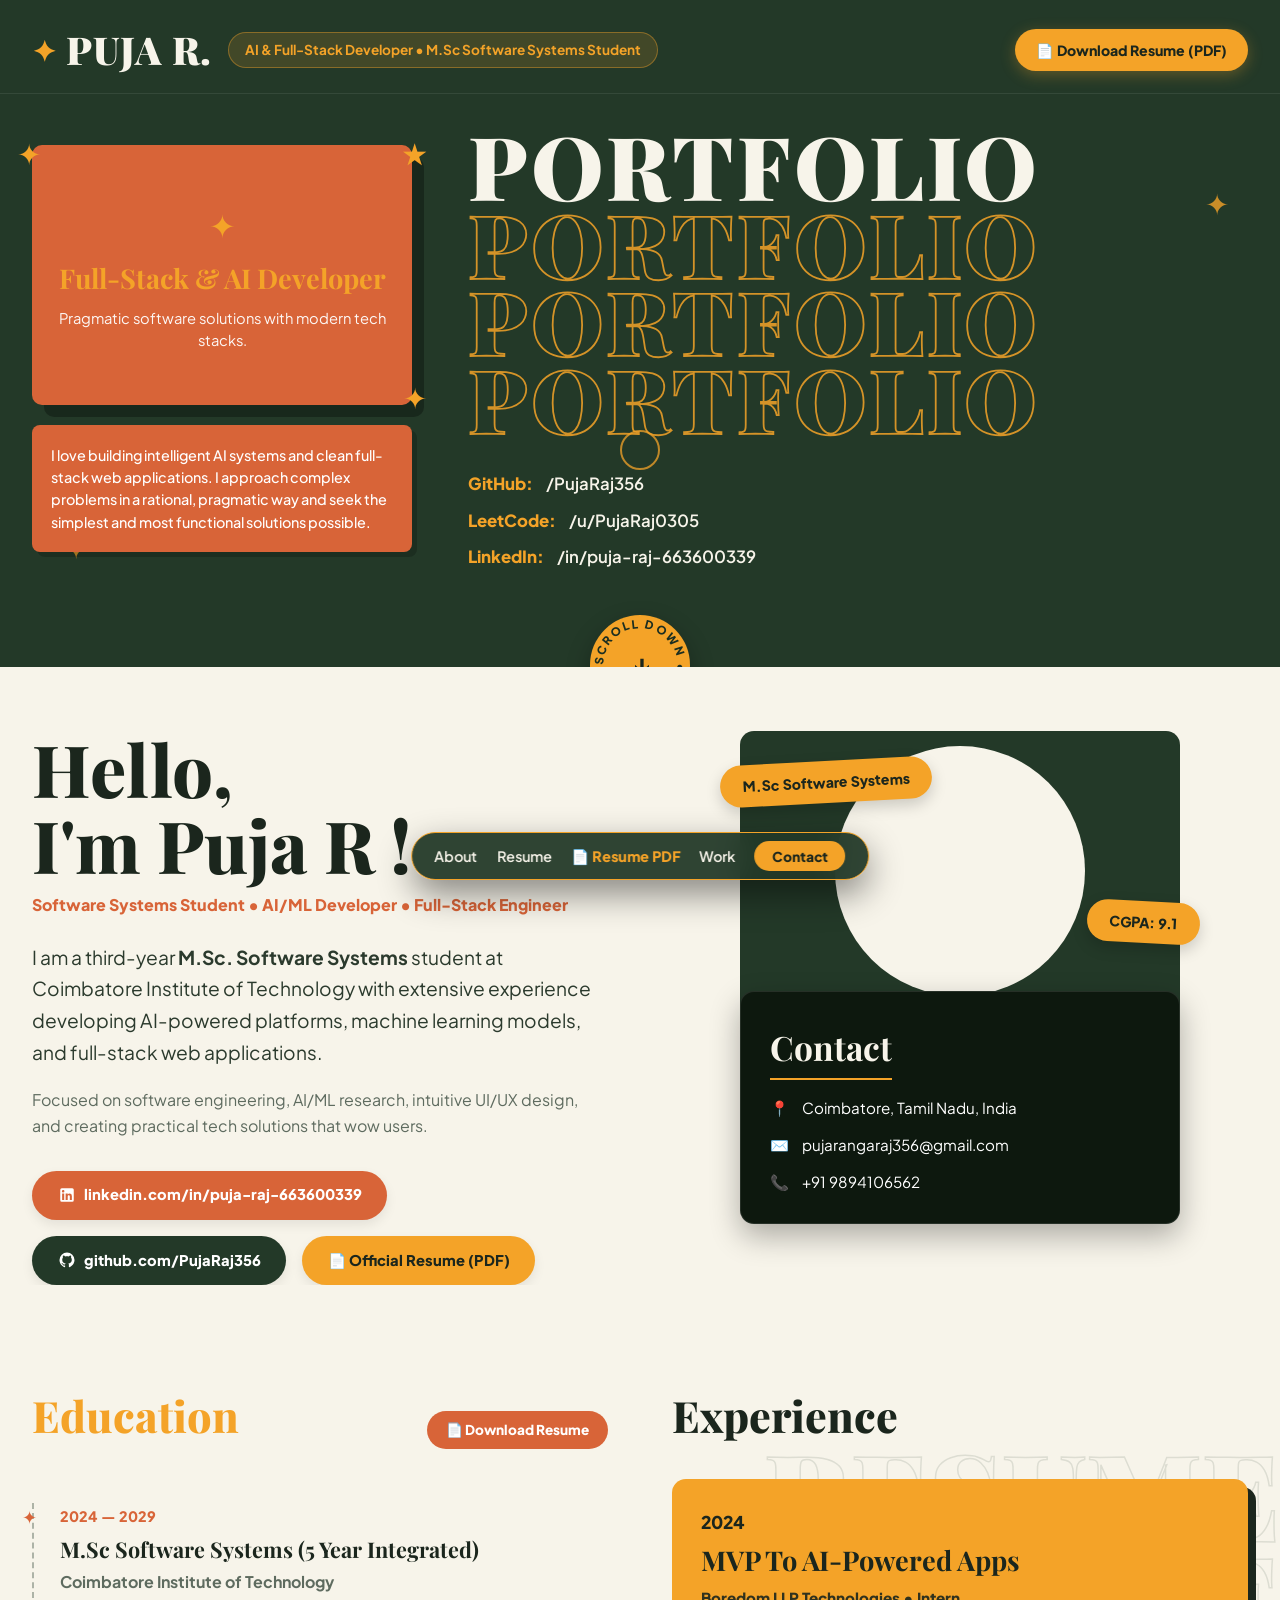
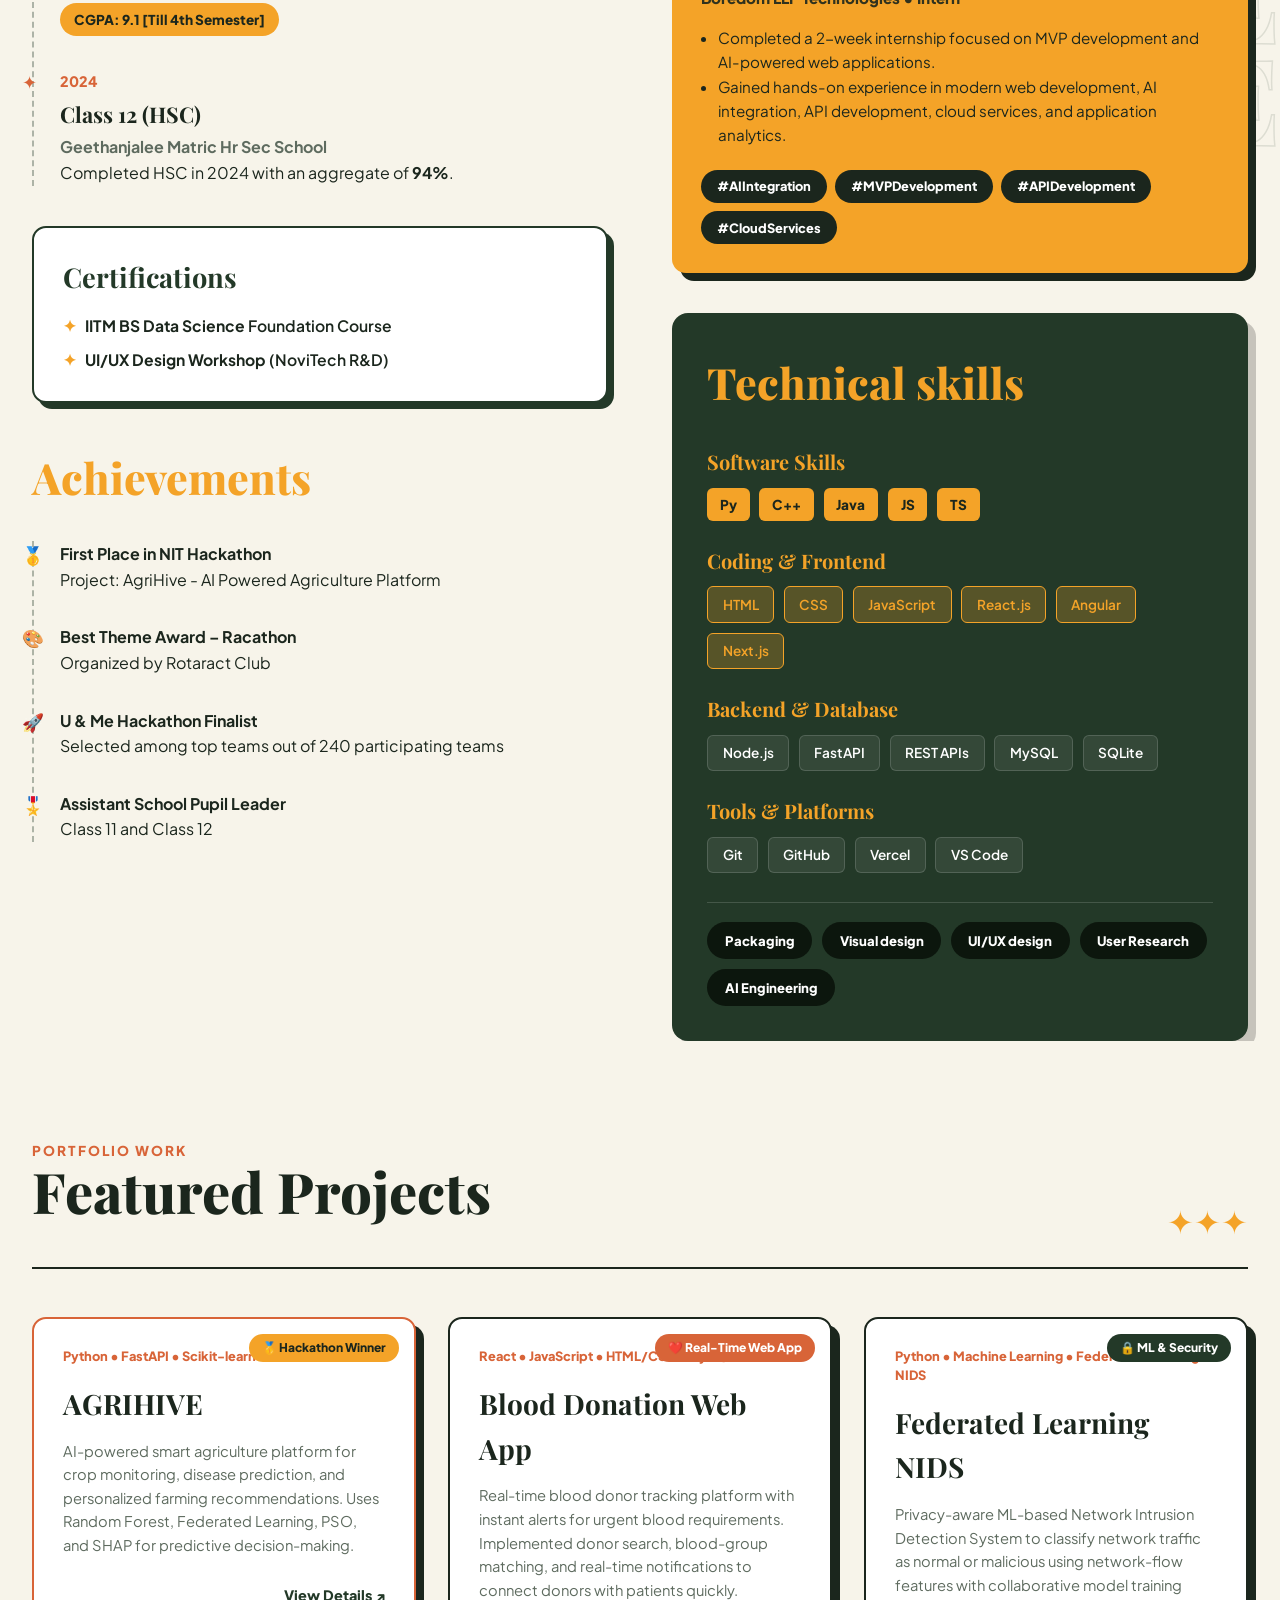
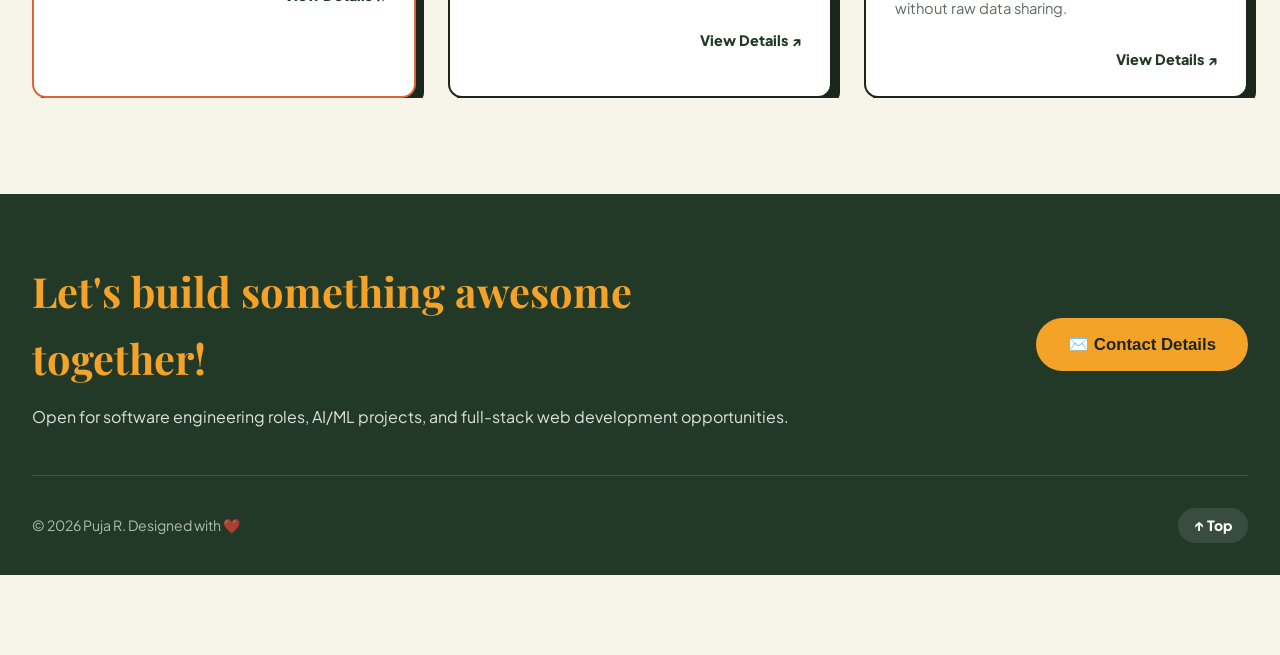
<file: index.html>
<!DOCTYPE html>
<html lang="en">

<head>
    <meta charset="UTF-8">
    <meta name="viewport" content="width=device-width, initial-scale=1.0">
    <title>Puja R — Portfolio & Resume</title>
    <meta name="description"
        content="Portfolio of Puja R - M.Sc Software Systems student at Coimbatore Institute of Technology, AI & Full-Stack Web Developer.">
    <!-- Google Fonts -->
    <link rel="preconnect" href="https://fonts.googleapis.com">
    <link rel="preconnect" href="https://fonts.gstatic.com" crossorigin>
    <link
        href="https://fonts.googleapis.com/css2?family=Playfair+Display:ital,wght@0,600;0,700;0,800;0,900;1,600;1,700&family=Plus+Jakarta+Sans:wght@400;500;600;700;800&family=Syne:wght@700;800&display=swap"
        rel="stylesheet">
    <link rel="stylesheet" href="style.css">
</head>

<body>

    <!-- CUSTOM GLOW CURSOR -->
    <div class="custom-cursor" id="cursor"></div>
    <div class="custom-cursor-follower" id="cursorFollower"></div>

    <!-- PROMINENT TOP HEADER WITH BIG NAME & DESCRIPTION -->
    <header class="top-header">
        <div class="top-header-container">
            <div class="top-brand-group">
                <a href="#" class="top-brand">
                    <span class="revolving-star">✦</span> PUJA R.
                </a>
                <span class="top-description-tag">AI & Full-Stack Developer • M.Sc Software Systems Student</span>
            </div>
            <div class="top-action-group">
                <a href="resume.html" target="_blank" class="btn-top-resume">
                    📄 Download Resume (PDF)
                </a>
            </div>
        </div>
    </header>

    <!-- HERO SECTION (DARK FOREST GREEN BEHANCE STYLE) -->
    <section class="hero-section">
        <!-- Floating Stars Decor -->
        <div class="floating-star star-1">✦</div>
        <div class="floating-star star-2">✦</div>
        <div class="floating-star star-3">✦</div>

        <div class="hero-container">
            <!-- Left Side: Terracotta Framed Doodle Avatar + Bio Quote -->
            <div class="hero-image-wrapper reveal-left">
                <div class="hero-photo-card">
                    <div class="hero-card-quote">
                        <span class="quote-spark">✦</span>
                        <h3>Full-Stack & AI Developer</h3>
                        <p>Pragmatic software solutions with modern tech stacks.</p>
                    </div>
                    <div class="sparkle spark-top-left">✦</div>
                    <div class="sparkle spark-top-right">★</div>
                    <div class="sparkle spark-bottom-right">✦</div>
                </div>
                <div class="hero-bio-badge">
                    <p>I love building intelligent AI systems and clean full-stack web applications. I approach complex
                        problems in a rational, pragmatic way and seek the simplest and most functional solutions
                        possible.</p>
                </div>
            </div>

            <!-- Right Side: Layered Stroked PORTFOLIO Typography & Social Handles -->
            <div class="hero-text-wrapper reveal-right">
                <div class="watermark-typography">
                    <h1 class="filled-title">PORTFOLIO</h1>
                    <div class="stroke-title stroke-wave-1">PORTFOLIO</div>
                    <div class="stroke-title stroke-wave-2">PORTFOLIO</div>
                    <div class="stroke-title stroke-wave-3">PORTFOLIO</div>
                </div>

                <div class="hero-cta-box">
                    <div class="social-handles-box">
                        <div class="handle-item">
                            <span class="handle-label">GitHub:</span>
                            <a href="https://github.com/PujaRaj356" target="_blank" rel="noopener">/PujaRaj356</a>
                        </div>
                        <div class="handle-item">
                            <span class="handle-label">LeetCode:</span>
                            <a href="https://leetcode.com/u/PujaRaj0305/" target="_blank"
                                rel="noopener">/u/PujaRaj0305</a>
                        </div>
                        <div class="handle-item">
                            <span class="handle-label">LinkedIn:</span>
                            <a href="https://linkedin.com/in/puja-raj-663600339/" target="_blank"
                                rel="noopener">/in/puja-raj-663600339</a>
                        </div>
                    </div>
                </div>
            </div>
        </div>

        <!-- Animated Center Rotating Scroll Down Button -->
        <a href="#about" class="scroll-down-badge">
            <svg class="scroll-text-svg" viewBox="0 0 100 100">
                <path id="circlePath" d="M 50, 50 m -37, 0 a 37,37 0 1,1 74,0 a 37,37 0 1,1 -74,0" fill="none" />
                <text font-size="11.5" fill="#1b2e21" font-weight="800" letter-spacing="2">
                    <textPath href="#circlePath">
                        SCROLL DOWN • SCROLL DOWN •
                    </textPath>
                </text>
            </svg>
            <span class="scroll-arrow">↓</span>
        </a>
    </section>

    <!-- MAIN LIGHT CONTENT SECTION -->
    <main class="main-content">

        <!-- ABOUT SECTION -->
        <section id="about" class="about-section">
            <div class="grid-2col">
                <!-- Left Intro -->
                <div class="intro-left reveal-up">
                    <h2 class="section-greeting">Hello, <br>I'm Puja R !</h2>
                    <div class="section-sub-tagline">Software Systems Student • AI/ML Developer • Full-Stack Engineer
                    </div>

                    <p class="intro-description">
                        I am a third-year <strong>M.Sc. Software Systems</strong> student at Coimbatore Institute of
                        Technology with extensive experience developing AI-powered platforms, machine learning models,
                        and full-stack web applications.
                    </p>
                    <p class="intro-subtext">
                        Focused on software engineering, AI/ML research, intuitive UI/UX design, and creating practical
                        tech solutions that wow users.
                    </p>

                    <div class="action-badge-row">
                        <a href="https://linkedin.com/in/puja-raj-663600339/" target="_blank"
                            class="badge-link btn-orange hover-tilt">
                            <svg width="18" height="18" viewBox="0 0 24 24" fill="currentColor">
                                <path
                                    d="M19 3a2 2 0 0 1 2 2v14a2 2 0 0 1-2 2H5a2 2 0 0 1-2-2V5a2 2 0 0 1 2-2h14m-.5 15.5v-5.3a3.26 3.26 0 0 0-3.26-3.26c-.85 0-1.84.52-2.28 1.3v-1.11h-2.79v8.37h2.79v-4.93c0-.77.62-1.4 1.39-1.4a1.4 1.4 0 0 1 1.4 1.4v4.93h2.75M6.88 8.56a1.68 1.68 0 0 0 1.68-1.68c0-.93-.75-1.69-1.68-1.69a1.69 1.69 0 0 0-1.69 1.69c0 .93.76 1.68 1.69 1.68m1.39 9.94v-8.37H5.5v8.37h2.77z" />
                            </svg>
                            linkedin.com/in/puja-raj-663600339
                        </a>
                        <a href="https://github.com/PujaRaj356" target="_blank" class="badge-link btn-dark hover-tilt">
                            <svg width="18" height="18" viewBox="0 0 24 24" fill="currentColor">
                                <path
                                    d="M12 2A10 10 0 0 0 2 12c0 4.42 2.87 8.17 6.84 9.5.5.08.66-.23.66-.5v-1.69c-2.77.6-3.36-1.34-3.36-1.34-.46-1.16-1.11-1.47-1.11-1.47-.91-.62.07-.6.07-.6 1 .07 1.53 1.03 1.53 1.03.87 1.52 2.34 1.07 2.91.83.1-.65.35-1.09.63-1.34-2.22-.25-4.55-1.11-4.55-4.92 0-1.11.38-2 1.03-2.71-.1-.25-.45-1.29.1-2.64 0 0 .84-.27 2.75 1.02.79-.22 1.65-.33 2.5-.33.85 0 1.71.11 2.5.33 1.91-1.29 2.75-1.02 2.75-1.02.55 1.35.2 2.39.1 2.64.65.71 1.03 1.6 1.03 2.71 0 3.82-2.34 4.66-4.57 4.91.36.31.69.92.69 1.85V21c0 .27.16.59.67.5C19.14 20.16 22 16.42 22 12A10 10 0 0 0 12 2z" />
                            </svg>
                            github.com/PujaRaj356
                        </a>
                        <a href="resume.html" target="_blank" class="badge-link btn-gold hover-tilt">
                            📄 Official Resume (PDF)
                        </a>
                    </div>
                </div>

                <!-- Right Profile Portrait & Contact Overlay -->
                <div class="intro-right reveal-scale">
                    <div class="portrait-card">
                        <!-- Green Rectangle Frame with White Circle Cutout -->
                        <div class="portrait-bg-frame">
                            <div class="white-circle-cutout"></div>
                        </div>

                        <!-- Floating Yellow Pill Badges -->
                        <div class="pill-tag pill-degree float-anim-1">M.Sc Software Systems</div>
                        <div class="pill-tag pill-cgpa float-anim-2">CGPA: 9.1</div>

                        <!-- Dark Overlay Contact Card -->
                        <div class="contact-card-overlay" id="contact">
                            <h3 class="contact-card-title">Contact</h3>
                            <ul class="contact-list">
                                <li>
                                    <span class="icon">📍</span>
                                    <span>Coimbatore, Tamil Nadu, India</span>
                                </li>
                                <li>
                                    <span class="icon">✉️</span>
                                    <a href="mailto:pujarangaraj356@gmail.com">pujarangaraj356@gmail.com</a>
                                </li>
                                <li>
                                    <span class="icon">📞</span>
                                    <a href="tel:9894106562">+91 9894106562</a>
                                </li>
                            </ul>
                        </div>
                    </div>
                </div>
            </div>
        </section>

        <!-- RESUME SECTION -->
        <section id="resume" class="resume-section">
            <div class="bg-watermark-text watermark-parallax">
                <div>RESUME</div>
                <div>RESUME</div>
                <div>RESUME</div>
            </div>

            <div class="grid-2col resume-grid">
                <!-- Education Column -->
                <div class="education-column reveal-left">
                    <div class="section-title-row">
                        <h2 class="serif-heading gold-accent-heading">Education</h2>
                        <a href="resume.html" target="_blank" class="btn-inline-resume">📄 Download Resume</a>
                    </div>

                    <div class="timeline">
                        <div class="timeline-item">
                            <div class="timeline-dot">✦</div>
                            <div class="timeline-content">
                                <span class="timeline-year">2024 — 2029</span>
                                <h3 class="timeline-title">M.Sc Software Systems (5 Year Integrated)</h3>
                                <p class="timeline-subtitle">Coimbatore Institute of Technology</p>
                                <div class="badge-highlight pulse-glow">CGPA: 9.1 [Till 4th Semester]</div>
                            </div>
                        </div>

                        <div class="timeline-item">
                            <div class="timeline-dot">✦</div>
                            <div class="timeline-content">
                                <span class="timeline-year">2024</span>
                                <h3 class="timeline-title">Class 12 (HSC)</h3>
                                <p class="timeline-subtitle">Geethanjalee Matric Hr Sec School</p>
                                <p class="timeline-desc">Completed HSC in 2024 with an aggregate of
                                    <strong>94%</strong>.
                                </p>
                            </div>
                        </div>
                    </div>

                    <!-- Certifications Block -->
                    <div class="certifications-box hover-lift">
                        <h3 class="box-subheading">Certifications</h3>
                        <ul class="cert-list">
                            <li><span class="star-bullet">✦</span> <strong>IITM BS Data Science</strong> Foundation
                                Course</li>
                            <li><span class="star-bullet">✦</span> <strong>UI/UX Design Workshop</strong> (NoviTech R&D)
                            </li>
                        </ul>
                    </div>

                    <!-- Achievements Block -->
                    <div class="activities-box">
                        <h2 class="serif-heading gold-accent-heading" style="margin-top: 2.5rem;">Achievements</h2>
                        <div class="timeline compact-timeline">
                            <div class="timeline-item">
                                <div class="timeline-dot">🥇</div>
                                <div class="timeline-content">
                                    <h4 class="achievement-title">First Place in NIT Hackathon</h4>
                                    <p class="achievement-desc">Project: AgriHive - AI Powered Agriculture Platform</p>
                                </div>
                            </div>

                            <div class="timeline-item">
                                <div class="timeline-dot">🎨</div>
                                <div class="timeline-content">
                                    <h4 class="achievement-title">Best Theme Award – Racathon</h4>
                                    <p class="achievement-desc">Organized by Rotaract Club</p>
                                </div>
                            </div>

                            <div class="timeline-item">
                                <div class="timeline-dot">🚀</div>
                                <div class="timeline-content">
                                    <h4 class="achievement-title">U & Me Hackathon Finalist</h4>
                                    <p class="achievement-desc">Selected among top teams out of 240 participating teams
                                    </p>
                                </div>
                            </div>

                            <div class="timeline-item">
                                <div class="timeline-dot">🎖️</div>
                                <div class="timeline-content">
                                    <h4 class="achievement-title">Assistant School Pupil Leader</h4>
                                    <p class="achievement-desc">Class 11 and Class 12</p>
                                </div>
                            </div>
                        </div>
                    </div>
                </div>

                <!-- Experience & Technical Skills Column -->
                <div class="skills-exp-column reveal-right">

                    <!-- Experience Box -->
                    <div class="experience-block">
                        <h2 class="serif-heading dark-heading">Experience</h2>
                        <div class="exp-card yellow-card hover-glow">
                            <div class="exp-header">
                                <span class="exp-year">2024</span>
                                <h3 class="exp-role">MVP To AI-Powered Apps</h3>
                                <p class="exp-company">Boredom LLP Technologies • Intern</p>
                            </div>
                            <ul class="exp-points">
                                <li>Completed a 2-week internship focused on MVP development and AI-powered web
                                    applications.</li>
                                <li>Gained hands-on experience in modern web development, AI integration, API
                                    development, cloud services, and application analytics.</li>
                            </ul>
                            <div class="tag-cloud">
                                <span class="pill-badge">#AIIntegration</span>
                                <span class="pill-badge">#MVPDevelopment</span>
                                <span class="pill-badge">#APIDevelopment</span>
                                <span class="pill-badge">#CloudServices</span>
                            </div>
                        </div>
                    </div>

                    <!-- Technical Skills Dark Green Container -->
                    <div class="tech-skills-box hover-lift">
                        <h2 class="serif-heading light-heading">Technical skills</h2>

                        <div class="skills-sub-grid">
                            <div class="skills-group">
                                <h3>Software Skills</h3>
                                <div class="skill-icons-row">
                                    <span class="skill-badge-icon">Py</span>
                                    <span class="skill-badge-icon">C++</span>
                                    <span class="skill-badge-icon">Java</span>
                                    <span class="skill-badge-icon">JS</span>
                                    <span class="skill-badge-icon">TS</span>
                                </div>
                            </div>

                            <div class="skills-group">
                                <h3>Coding & Frontend</h3>
                                <div class="skill-icons-row">
                                    <span class="skill-chip active-chip">HTML</span>
                                    <span class="skill-chip active-chip">CSS</span>
                                    <span class="skill-chip active-chip">JavaScript</span>
                                    <span class="skill-chip active-chip">React.js</span>
                                    <span class="skill-chip active-chip">Angular</span>
                                    <span class="skill-chip active-chip">Next.js</span>
                                </div>
                            </div>

                            <div class="skills-group">
                                <h3>Backend & Database</h3>
                                <div class="skill-icons-row">
                                    <span class="skill-chip">Node.js</span>
                                    <span class="skill-chip">FastAPI</span>
                                    <span class="skill-chip">REST APIs</span>
                                    <span class="skill-chip">MySQL</span>
                                    <span class="skill-chip">SQLite</span>
                                </div>
                            </div>

                            <div class="skills-group">
                                <h3>Tools & Platforms</h3>
                                <div class="skill-icons-row">
                                    <span class="skill-chip">Git</span>
                                    <span class="skill-chip">GitHub</span>
                                    <span class="skill-chip">Vercel</span>
                                    <span class="skill-chip">VS Code</span>
                                </div>
                            </div>
                        </div>

                        <div class="skill-category-tags">
                            <span class="tag-black">Packaging</span>
                            <span class="tag-black">Visual design</span>
                            <span class="tag-black">UI/UX design</span>
                            <span class="tag-black">User Research</span>
                            <span class="tag-black">AI Engineering</span>
                        </div>
                    </div>

                </div>
            </div>
        </section>

        <!-- FEATURED PROJECTS SECTION -->
        <section id="projects" class="projects-section">
            <div class="section-header-row reveal-up">
                <div>
                    <span class="section-tag">PORTFOLIO WORK</span>
                    <h2 class="serif-heading main-projects-title">Featured Projects</h2>
                </div>
                <div class="spark-decoration">✦✦✦</div>
            </div>

            <div class="projects-grid">

                <!-- Project Card 1 -->
                <article class="project-card card-featured reveal-up" data-project="1">
                    <div class="project-badge">🥇 Hackathon Winner</div>
                    <div class="project-content">
                        <div class="project-tags">
                            <span>Python</span> • <span>FastAPI</span> • <span>Scikit-learn</span> • <span>Pandas</span>
                            • <span>SHAP</span>
                        </div>
                        <h3 class="project-title">AGRIHIVE</h3>
                        <p class="project-desc">
                            AI-powered smart agriculture platform for crop monitoring, disease prediction, and
                            personalized farming recommendations. Uses Random Forest, Federated Learning, PSO, and SHAP
                            for predictive decision-making.
                        </p>
                        <div class="project-footer">
                            <button class="project-link-btn" onclick="openProjectModal(1)">View Details ↗</button>
                        </div>
                    </div>
                </article>

                <!-- Project Card 2 -->
                <article class="project-card reveal-up" data-project="2" style="animation-delay: 0.15s;">
                    <div class="project-badge badge-red">❤️ Real-Time Web App</div>
                    <div class="project-content">
                        <div class="project-tags">
                            <span>React</span> • <span>JavaScript</span> • <span>HTML/CSS</span> • <span>MySQL</span> •
                            <span>REST API</span>
                        </div>
                        <h3 class="project-title">Blood Donation Web App</h3>
                        <p class="project-desc">
                            Real-time blood donor tracking platform with instant alerts for urgent blood requirements.
                            Implemented donor search, blood-group matching, and real-time notifications to connect
                            donors with patients quickly.
                        </p>
                        <div class="project-footer">
                            <button class="project-link-btn" onclick="openProjectModal(2)">View Details ↗</button>
                        </div>
                    </div>
                </article>

                <!-- Project Card 3 -->
                <article class="project-card reveal-up" data-project="3" style="animation-delay: 0.3s;">
                    <div class="project-badge badge-blue">🔒 ML & Security</div>
                    <div class="project-content">
                        <div class="project-tags">
                            <span>Python</span> • <span>Machine Learning</span> • <span>Federated Learning</span> •
                            <span>NIDS</span>
                        </div>
                        <h3 class="project-title">Federated Learning NIDS</h3>
                        <p class="project-desc">
                            Privacy-aware ML-based Network Intrusion Detection System to classify network traffic as
                            normal or malicious using network-flow features with collaborative model training without
                            raw data sharing.
                        </p>
                        <div class="project-footer">
                            <button class="project-link-btn" onclick="openProjectModal(3)">View Details ↗</button>
                        </div>
                    </div>
                </article>

            </div>
        </section>

        <!-- FOOTER BANNER -->
        <footer class="site-footer">
            <div class="footer-container">
                <div class="footer-left reveal-left">
                    <h2 class="footer-heading">Let's build something awesome together!</h2>
                    <p class="footer-subtext">Open for software engineering roles, AI/ML projects, and full-stack web
                        development opportunities.</p>
                </div>
                <div class="footer-right reveal-right">
                    <button type="button" onclick="openContactModal(event)" class="btn-footer-email hover-tilt">
                        ✉️ Contact Details
                    </button>
                </div>
            </div>
            <div class="footer-bottom">
                <p>© 2026 Puja R. Designed with ❤️ </p>
                <div class="back-to-top" id="backToTop">↑ Top</div>
            </div>
        </footer>

    </main>

    <!-- FLOATING DOCK TASKBAR AT BOTTOM MIDDLE (NO NAME) -->
    <nav class="floating-bottom-dock">
        <a href="#about" class="dock-item">About</a>
        <a href="#resume" class="dock-item">Resume</a>
        <a href="resume.html" target="_blank" class="dock-item dock-resume-btn">📄 Resume PDF</a>
        <a href="#projects" class="dock-item">Work</a>
        <button type="button" onclick="openContactModal(event)" class="dock-item dock-btn-touch">Contact</button>
    </nav>

    <!-- INTERACTIVE DETAILS MODAL -->
    <div class="modal-backdrop" id="modalBackdrop" onclick="closeProjectModal()">
        <div class="modal-container" onclick="event.stopPropagation()">
            <button class="modal-close-btn" onclick="closeProjectModal()">✕</button>
            <div id="modalContent">
                <!-- Injected via JavaScript -->
            </div>
        </div>
    </div>

    <!-- INTERACTIVE ANIMATIONS SCRIPT -->
    <script src="script.js"></script>
</body>

</html>
</file>
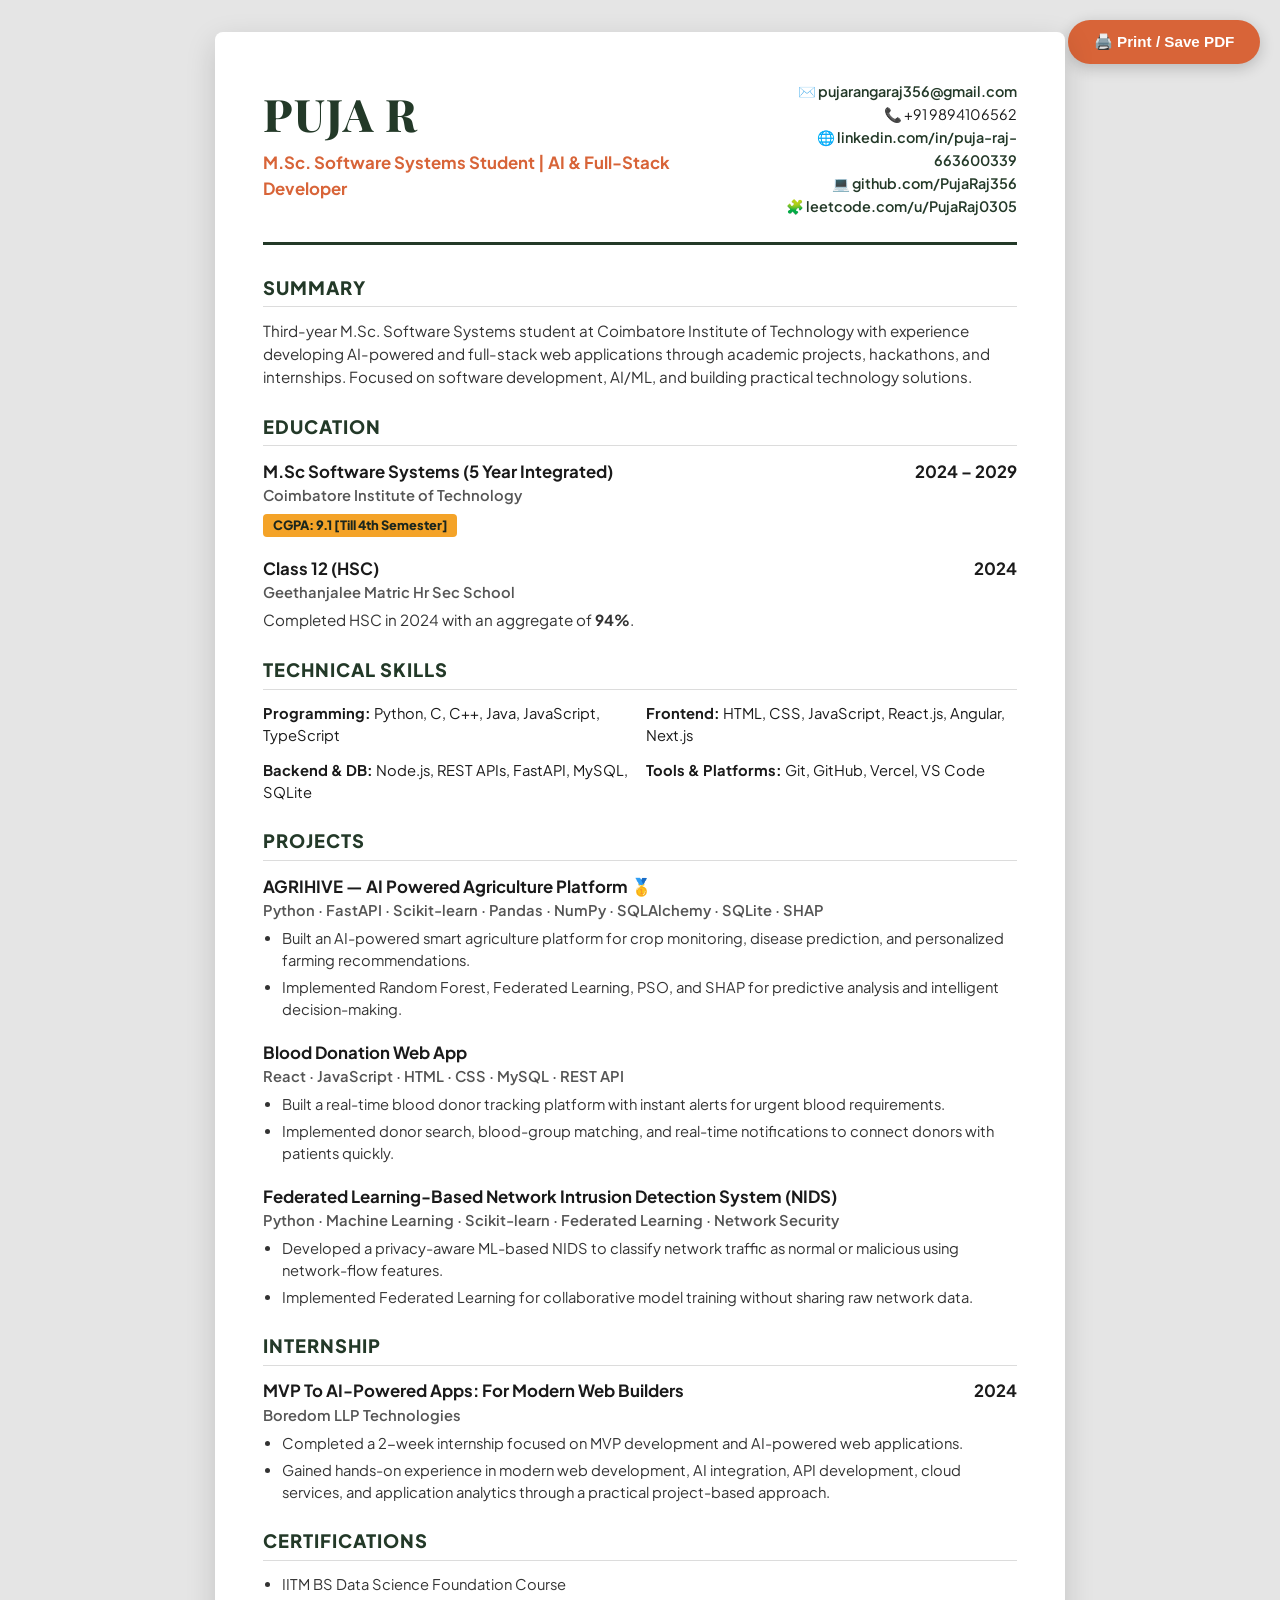
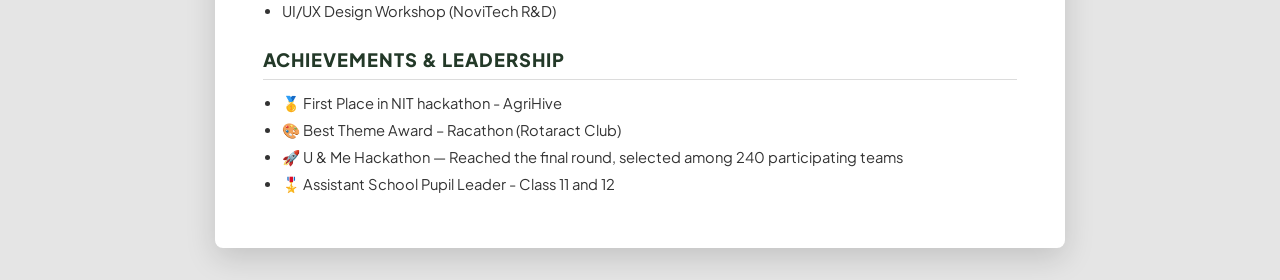
<file: resume.html>
<!DOCTYPE html>
<html lang="en">
<head>
    <meta charset="UTF-8">
    <meta name="viewport" content="width=device-width, initial-scale=1.0">
    <title>Puja R — Resume / CV</title>
    <link href="https://fonts.googleapis.com/css2?family=Plus+Jakarta+Sans:wght@400;500;600;700;800&family=Playfair+Display:wght@700;800&display=swap" rel="stylesheet">
    <style>
        :root {
            --primary: #233928;
            --orange: #f4a328;
            --terracotta: #d86438;
            --dark: #1b261d;
            --light-bg: #f7f4ea;
        }
        * { margin: 0; padding: 0; box-sizing: border-box; }
        body {
            font-family: 'Plus Jakarta Sans', sans-serif;
            background-color: #e5e5e5;
            color: #1a1a1a;
            line-height: 1.5;
            padding: 2rem 1rem;
        }
        .resume-page {
            max-width: 850px;
            margin: 0 auto;
            background: #ffffff;
            padding: 3rem;
            box-shadow: 0 10px 30px rgba(0,0,0,0.15);
            border-radius: 8px;
            position: relative;
        }
        .header-bar {
            display: flex;
            justify-content: space-between;
            align-items: flex-start;
            border-bottom: 3px solid var(--primary);
            padding-bottom: 1.5rem;
            margin-bottom: 1.8rem;
        }
        .candidate-name {
            font-family: 'Playfair Display', serif;
            font-size: 2.8rem;
            color: var(--primary);
            font-weight: 800;
            letter-spacing: 1px;
        }
        .candidate-title {
            font-size: 1.05rem;
            font-weight: 700;
            color: var(--terracotta);
            margin-top: 0.2rem;
        }
        .contact-info {
            text-align: right;
            font-size: 0.9rem;
            line-height: 1.6;
        }
        .contact-info a { color: var(--primary); font-weight: 600; text-decoration: none; }
        .section-title {
            font-size: 1.15rem;
            font-weight: 800;
            text-transform: uppercase;
            letter-spacing: 1px;
            color: var(--primary);
            border-bottom: 1.5px solid #dcdcdc;
            padding-bottom: 0.3rem;
            margin: 1.5rem 0 0.8rem 0;
        }
        .summary-text { font-size: 0.95rem; color: #333; }
        .edu-item, .exp-item, .project-item { margin-bottom: 1.2rem; }
        .item-header { display: flex; justify-content: space-between; font-weight: 700; font-size: 1.05rem; }
        .item-sub { color: #555; font-size: 0.92rem; margin-bottom: 0.4rem; font-weight: 600; }
        .item-badge { background: #f4a328; color: #1b261d; padding: 0.2rem 0.6rem; border-radius: 4px; font-weight: 800; font-size: 0.8rem; }
        ul.bullet-list { margin-left: 1.2rem; font-size: 0.92rem; color: #333; }
        ul.bullet-list li { margin-bottom: 0.3rem; }
        .skills-grid { display: grid; grid-template-columns: repeat(2, 1fr); gap: 0.8rem; font-size: 0.92rem; }
        .print-btn {
            position: fixed;
            top: 20px;
            right: 20px;
            background: var(--terracotta);
            color: white;
            padding: 0.8rem 1.6rem;
            border-radius: 30px;
            font-weight: 800;
            border: none;
            cursor: pointer;
            box-shadow: 0 4px 15px rgba(0,0,0,0.2);
            font-size: 0.95rem;
        }
        .print-btn:hover { background: var(--primary); }
        @media print {
            body { background: white; padding: 0; }
            .resume-page { box-shadow: none; padding: 0; }
            .print-btn { display: none; }
        }
    </style>
</head>
<body>

    <button class="print-btn" onclick="window.print()">🖨️ Print / Save PDF</button>

    <div class="resume-page">
        <div class="header-bar">
            <div>
                <h1 class="candidate-name">PUJA R</h1>
                <div class="candidate-title">M.Sc. Software Systems Student | AI & Full-Stack Developer</div>
            </div>
            <div class="contact-info">
                <div>✉️ <a href="mailto:pujarangaraj356@gmail.com">pujarangaraj356@gmail.com</a></div>
                <div>📞 +91 9894106562</div>
                <div>🌐 <a href="https://linkedin.com/in/puja-raj-663600339/" target="_blank">linkedin.com/in/puja-raj-663600339</a></div>
                <div>💻 <a href="https://github.com/PujaRaj356" target="_blank">github.com/PujaRaj356</a></div>
                <div>🧩 <a href="https://leetcode.com/u/PujaRaj0305/" target="_blank">leetcode.com/u/PujaRaj0305</a></div>
            </div>
        </div>

        <div class="section-title">Summary</div>
        <p class="summary-text">
            Third-year M.Sc. Software Systems student at Coimbatore Institute of Technology with experience developing AI-powered and full-stack web applications through academic projects, hackathons, and internships. Focused on software development, AI/ML, and building practical technology solutions.
        </p>

        <div class="section-title">Education</div>
        <div class="edu-item">
            <div class="item-header">
                <span>M.Sc Software Systems (5 Year Integrated)</span>
                <span>2024 – 2029</span>
            </div>
            <div class="item-sub">Coimbatore Institute of Technology</div>
            <span class="item-badge">CGPA: 9.1 [Till 4th Semester]</span>
        </div>
        <div class="edu-item">
            <div class="item-header">
                <span>Class 12 (HSC)</span>
                <span>2024</span>
            </div>
            <div class="item-sub">Geethanjalee Matric Hr Sec School</div>
            <p class="summary-text">Completed HSC in 2024 with an aggregate of <strong>94%</strong>.</p>
        </div>

        <div class="section-title">Technical Skills</div>
        <div class="skills-grid">
            <div><strong>Programming:</strong> Python, C, C++, Java, JavaScript, TypeScript</div>
            <div><strong>Frontend:</strong> HTML, CSS, JavaScript, React.js, Angular, Next.js</div>
            <div><strong>Backend & DB:</strong> Node.js, REST APIs, FastAPI, MySQL, SQLite</div>
            <div><strong>Tools & Platforms:</strong> Git, GitHub, Vercel, VS Code</div>
        </div>

        <div class="section-title">Projects</div>
        <div class="project-item">
            <div class="item-header">
                <span>AGRIHIVE — AI Powered Agriculture Platform 🥇</span>
            </div>
            <div class="item-sub">Python · FastAPI · Scikit-learn · Pandas · NumPy · SQLAlchemy · SQLite · SHAP</div>
            <ul class="bullet-list">
                <li>Built an AI-powered smart agriculture platform for crop monitoring, disease prediction, and personalized farming recommendations.</li>
                <li>Implemented Random Forest, Federated Learning, PSO, and SHAP for predictive analysis and intelligent decision-making.</li>
            </ul>
        </div>
        <div class="project-item">
            <div class="item-header">
                <span>Blood Donation Web App</span>
            </div>
            <div class="item-sub">React · JavaScript · HTML · CSS · MySQL · REST API</div>
            <ul class="bullet-list">
                <li>Built a real-time blood donor tracking platform with instant alerts for urgent blood requirements.</li>
                <li>Implemented donor search, blood-group matching, and real-time notifications to connect donors with patients quickly.</li>
            </ul>
        </div>
        <div class="project-item">
            <div class="item-header">
                <span>Federated Learning-Based Network Intrusion Detection System (NIDS)</span>
            </div>
            <div class="item-sub">Python · Machine Learning · Scikit-learn · Federated Learning · Network Security</div>
            <ul class="bullet-list">
                <li>Developed a privacy-aware ML-based NIDS to classify network traffic as normal or malicious using network-flow features.</li>
                <li>Implemented Federated Learning for collaborative model training without sharing raw network data.</li>
            </ul>
        </div>

        <div class="section-title">Internship</div>
        <div class="exp-item">
            <div class="item-header">
                <span>MVP To AI-Powered Apps: For Modern Web Builders</span>
                <span>2024</span>
            </div>
            <div class="item-sub">Boredom LLP Technologies</div>
            <ul class="bullet-list">
                <li>Completed a 2-week internship focused on MVP development and AI-powered web applications.</li>
                <li>Gained hands-on experience in modern web development, AI integration, API development, cloud services, and application analytics through a practical project-based approach.</li>
            </ul>
        </div>

        <div class="section-title">Certifications</div>
        <ul class="bullet-list">
            <li>IITM BS Data Science Foundation Course</li>
            <li>UI/UX Design Workshop (NoviTech R&D)</li>
        </ul>

        <div class="section-title">Achievements & Leadership</div>
        <ul class="bullet-list">
            <li>🥇 First Place in NIT hackathon - AgriHive</li>
            <li>🎨 Best Theme Award – Racathon (Rotaract Club)</li>
            <li>🚀 U & Me Hackathon — Reached the final round, selected among 240 participating teams</li>
            <li>🎖️ Assistant School Pupil Leader - Class 11 and 12</li>
        </ul>
    </div>

</body>
</html>
</file>
<file: style.css>
/* ==========================================================================
   PUJA R PORTFOLIO - HIGH-AESTHETIC HAN NGUYEN BEHANCE DESIGN SYSTEM
   ========================================================================== */

:root {
    --bg-dark-green: #233928;
    --bg-dark-green-hover: #192a1d;
    --bg-cream: #f7f4ea;
    --bg-cream-darker: #eae4d3;
    --primary-orange: #f4a328;
    --primary-orange-hover: #e09017;
    --accent-terracotta: #d86438;
    --accent-terracotta-dark: #b84f27;
    --text-dark: #1b261d;
    --text-light: #f7f4ea;
    --text-muted: #5e6b5f;
    --border-dark: #1b261d;
    --font-serif: 'Playfair Display', Georgia, serif;
    --font-display: 'Syne', sans-serif;
    --font-sans: 'Plus Jakarta Sans', -apple-system, BlinkMacSystemFont, sans-serif;
    --radius-pill: 50px;
    --radius-lg: 16px;
    --radius-md: 10px;
    --transition-smooth: all 0.4s cubic-bezier(0.16, 1, 0.3, 1);
}

/* Reset & Base Setup */
* {
    margin: 0;
    padding: 0;
    box-sizing: border-box;
}

html, body {
    width: 100%;
    max-width: 100vw;
    overflow-x: hidden;
    scroll-behavior: smooth;
    font-size: 16px;
    background-color: var(--bg-cream);
    color: var(--text-dark);
    font-family: var(--font-sans);
    line-height: 1.6;
}

body {
    padding-bottom: 80px;
}

/* CUSTOM GLOW CURSOR ENGINE (HIDDEN ON TOUCH/MOBILE) */
@media (hover: hover) and (pointer: fine) {
    .custom-cursor {
        width: 12px;
        height: 12px;
        background-color: var(--primary-orange);
        border-radius: 50%;
        position: fixed;
        top: -20px;
        left: -20px;
        pointer-events: none;
        z-index: 10000;
        transform: translate(-50%, -50%);
        box-shadow: 0 0 10px var(--primary-orange);
        transition: opacity 0.3s ease;
    }

    .custom-cursor-follower {
        width: 40px;
        height: 40px;
        border: 2px solid var(--primary-orange);
        border-radius: 50%;
        position: fixed;
        top: -40px;
        left: -40px;
        pointer-events: none;
        z-index: 9999;
        transform: translate(-50%, -50%);
        transition: width 0.25s ease, height 0.25s ease, background-color 0.25s ease, border-color 0.25s ease;
        opacity: 0.75;
    }
}

@media (hover: none) or (pointer: coarse) {
    .custom-cursor, .custom-cursor-follower {
        display: none !important;
    }
}

/* Typography */
h1, h2, h3, .serif-heading {
    font-family: var(--font-serif);
    font-weight: 700;
}

a {
    text-decoration: none;
    color: inherit;
    transition: var(--transition-smooth);
}

/* ==========================================================================
   TOP HEADER
   ========================================================================== */
.top-header {
    background-color: var(--bg-dark-green);
    padding: 1.2rem 2rem 0.8rem 2rem;
    border-bottom: 1px solid rgba(255,255,255,0.08);
}

.top-header-container {
    max-width: 1300px;
    margin: 0 auto;
    display: flex;
    justify-content: space-between;
    align-items: center;
    flex-wrap: wrap;
    gap: 1rem;
}

.top-brand-group {
    display: flex;
    align-items: center;
    gap: 1rem;
    flex-wrap: wrap;
}

.top-brand {
    color: var(--text-light);
    font-family: var(--font-serif);
    font-size: 2.4rem;
    font-weight: 900;
    display: flex;
    align-items: center;
    gap: 0.6rem;
    letter-spacing: 0.5px;
}

.revolving-star, .revolving-star-dock {
    display: inline-block;
    color: var(--primary-orange);
    font-size: 1.8rem;
    animation: spinStar 6s linear infinite;
}

@keyframes spinStar {
    0% { transform: rotate(0deg); }
    100% { transform: rotate(360deg); }
}

.top-description-tag {
    background-color: rgba(244, 163, 40, 0.15);
    color: var(--primary-orange);
    border: 1px solid rgba(244, 163, 40, 0.4);
    padding: 0.4rem 1rem;
    border-radius: var(--radius-pill);
    font-size: 0.85rem;
    font-weight: 700;
}

.btn-top-resume {
    background-color: var(--primary-orange);
    color: #1b261d;
    padding: 0.6rem 1.3rem;
    border-radius: var(--radius-pill);
    font-weight: 800;
    font-size: 0.88rem;
    display: inline-flex;
    align-items: center;
    gap: 0.5rem;
    box-shadow: 0 4px 15px rgba(244, 163, 40, 0.3);
}

.btn-top-resume:hover {
    background-color: #ffffff;
    transform: translateY(-2px);
}

/* ==========================================================================
   FLOATING DOCK TASKBAR (BOTTOM MIDDLE)
   ========================================================================== */
.floating-bottom-dock {
    position: fixed;
    bottom: 20px;
    left: 50%;
    transform: translateX(-50%);
    z-index: 1000;
    background: rgba(35, 57, 40, 0.94);
    backdrop-filter: blur(14px);
    -webkit-backdrop-filter: blur(14px);
    border: 1.8px solid var(--primary-orange);
    border-radius: var(--radius-pill);
    padding: 0.5rem 1.4rem;
    display: flex;
    align-items: center;
    gap: 1.2rem;
    box-shadow: 0 14px 35px rgba(0, 0, 0, 0.45);
    transition: var(--transition-smooth);
    max-width: 95vw;
}

.dock-item {
    color: var(--text-light);
    font-size: 0.9rem;
    font-weight: 600;
    transition: var(--transition-smooth);
    white-space: nowrap;
}

.dock-item:hover {
    color: var(--primary-orange);
    transform: translateY(-2px);
}

.dock-resume-btn {
    color: var(--primary-orange) !important;
    font-weight: 800;
}

.dock-btn-touch {
    background-color: var(--primary-orange);
    color: #1b261d !important;
    padding: 0.4rem 1.1rem;
    border-radius: var(--radius-pill);
    font-weight: 800 !important;
    font-size: 0.85rem !important;
    border: none;
    cursor: pointer;
    font-family: inherit;
}

.dock-btn-touch:hover {
    background-color: #ffffff;
    transform: translateY(-2px);
}

/* ==========================================================================
   SCROLL ANIMATIONS & REVEAL CLASSES
   ========================================================================== */
.reveal-up {
    opacity: 0;
    transform: translateY(30px);
    transition: var(--transition-smooth);
}

.reveal-left {
    opacity: 0;
    transform: translateX(-30px);
    transition: var(--transition-smooth);
}

.reveal-right {
    opacity: 0;
    transform: translateX(30px);
    transition: var(--transition-smooth);
}

.reveal-scale {
    opacity: 0;
    transform: scale(0.95);
    transition: var(--transition-smooth);
}

.active-reveal {
    opacity: 1 !important;
    transform: translate(0, 0) scale(1) !important;
}

/* ==========================================================================
   HERO SECTION
   ========================================================================== */
.hero-section {
    background-color: var(--bg-dark-green);
    color: var(--text-light);
    padding: 2rem 2rem 6rem 2rem;
    position: relative;
    overflow: hidden;
}

.floating-star {
    position: absolute;
    color: var(--primary-orange);
    font-size: 1.8rem;
    opacity: 0.8;
    pointer-events: none;
    animation: floatSparkle 4s ease-in-out infinite alternate;
}

.star-1 { top: 10%; left: 3%; animation-delay: 0s; }
.star-2 { top: 75%; left: 5%; animation-delay: 1.2s; }
.star-3 { top: 15%; right: 4%; animation-delay: 0.6s; }

@keyframes floatSparkle {
    0% { transform: translateY(0) scale(1) rotate(0deg); }
    100% { transform: translateY(-12px) scale(1.15) rotate(45deg); }
}

.hero-container {
    max-width: 1300px;
    margin: 0 auto;
    display: grid;
    grid-template-columns: 380px 1fr;
    gap: 3.5rem;
    align-items: center;
}

/* Left Hero Photo/Quote Box */
.hero-image-wrapper {
    display: flex;
    flex-direction: column;
    gap: 1.2rem;
    width: 100%;
}

.hero-photo-card {
    position: relative;
    background-color: var(--accent-terracotta);
    padding: 2rem 1.5rem;
    border-radius: 10px;
    box-shadow: 12px 12px 0px rgba(0, 0, 0, 0.3);
    display: flex;
    justify-content: center;
    align-items: center;
    min-height: 260px;
    width: 100%;
}

.hero-card-quote {
    color: #ffffff;
    text-align: center;
}

.quote-spark {
    font-size: 2rem;
    color: var(--primary-orange);
}

.hero-card-quote h3 {
    font-family: var(--font-serif);
    font-size: 1.7rem;
    color: var(--primary-orange);
    margin: 0.4rem 0;
}

.hero-card-quote p {
    font-size: 0.92rem;
    opacity: 0.95;
    line-height: 1.5;
}

.sparkle {
    position: absolute;
    color: var(--primary-orange);
    font-size: 1.8rem;
    z-index: 10;
}

.spark-top-left { top: -15px; left: -15px; }
.spark-top-right { top: -15px; right: -15px; }
.spark-bottom-right { bottom: -15px; right: -15px; }

.hero-bio-badge {
    background-color: var(--accent-terracotta);
    color: #ffffff;
    padding: 1.2rem;
    border-radius: 8px;
    font-size: 0.9rem;
    line-height: 1.55;
    box-shadow: 5px 5px 0px rgba(0, 0, 0, 0.2);
    font-weight: 500;
}

/* Right Side Stacked Stroked Typography */
.hero-text-wrapper {
    display: flex;
    flex-direction: column;
    justify-content: center;
    width: 100%;
    overflow: hidden;
}

.watermark-typography {
    display: flex;
    flex-direction: column;
}

.filled-title {
    font-family: var(--font-serif);
    font-size: 5.5rem;
    font-weight: 900;
    letter-spacing: 3px;
    color: var(--text-light);
    line-height: 0.88;
}

.stroke-title {
    font-family: var(--font-serif);
    font-size: 5.5rem;
    font-weight: 900;
    letter-spacing: 3px;
    color: transparent;
    -webkit-text-stroke: 1.8px var(--primary-orange);
    line-height: 0.88;
    opacity: 0.85;
}

.hero-cta-box {
    margin-top: 2.2rem;
    display: flex;
    justify-content: space-between;
    align-items: center;
    flex-wrap: wrap;
    gap: 1.5rem;
}

.social-handles-box {
    display: flex;
    flex-direction: column;
    gap: 0.6rem;
    font-family: var(--font-sans);
    font-size: 1.05rem;
    font-weight: 600;
}

.handle-item {
    display: flex;
    gap: 0.8rem;
    align-items: center;
}

.handle-label {
    color: var(--primary-orange);
    font-weight: 800;
}

.handle-item a:hover {
    color: var(--primary-orange);
    text-decoration: underline;
}

/* Rotating Scroll Badge */
.scroll-down-badge {
    position: absolute;
    bottom: -48px;
    left: 50%;
    transform: translateX(-50%);
    width: 100px;
    height: 100px;
    background-color: var(--primary-orange);
    border-radius: 50%;
    display: flex;
    align-items: center;
    justify-content: center;
    box-shadow: 0 10px 25px rgba(0,0,0,0.3);
    z-index: 20;
    cursor: pointer;
}

.scroll-text-svg {
    width: 100%;
    height: 100%;
    animation: rotateCircle 10s linear infinite;
}

.scroll-arrow {
    position: absolute;
    font-size: 1.6rem;
    font-weight: 900;
    color: #1b261d;
    animation: bounceArrow 2s infinite;
}

@keyframes rotateCircle {
    from { transform: rotate(0deg); }
    to { transform: rotate(360deg); }
}

@keyframes bounceArrow {
    0%, 20%, 50%, 80%, 100% { transform: translateY(0); }
    40% { transform: translateY(5px); }
    60% { transform: translateY(2px); }
}

/* ==========================================================================
   MAIN CONTENT
   ========================================================================== */
.main-content {
    background-color: var(--bg-cream);
    padding-top: 4rem;
    overflow: hidden;
}

.grid-2col {
    display: grid;
    grid-template-columns: 1fr 1fr;
    gap: 4rem;
}

/* ==========================================================================
   ABOUT SECTION
   ========================================================================== */
.about-section {
    max-width: 1300px;
    margin: 0 auto 6rem auto;
    padding: 0 2rem;
    overflow: hidden;
}

.section-greeting {
    font-size: 4.5rem;
    line-height: 1.05;
    color: var(--text-dark);
    margin-bottom: 0.6rem;
    font-weight: 800;
}

.section-sub-tagline {
    font-weight: 800;
    color: var(--accent-terracotta);
    font-size: 1rem;
    margin-bottom: 1.5rem;
}

.intro-description {
    font-size: 1.2rem;
    line-height: 1.65;
    color: #2b3a2d;
    margin-bottom: 1.2rem;
}

.intro-subtext {
    font-size: 1rem;
    color: var(--text-muted);
    margin-bottom: 2rem;
}

.action-badge-row {
    display: flex;
    flex-wrap: wrap;
    gap: 1rem;
}

.badge-link {
    display: inline-flex;
    align-items: center;
    gap: 0.5rem;
    padding: 0.8rem 1.6rem;
    border-radius: var(--radius-pill);
    font-weight: 800;
    font-size: 0.92rem;
    box-shadow: 0 5px 12px rgba(0,0,0,0.08);
}

.btn-orange {
    background-color: var(--accent-terracotta);
    color: #ffffff;
}

.btn-dark {
    background-color: var(--bg-dark-green);
    color: #ffffff;
}

.btn-gold {
    background-color: var(--primary-orange);
    color: #1b261d;
}

/* Portrait Frame (Clean Graphic Frame Without Photo) */
.portrait-card {
    position: relative;
    max-width: 440px;
    margin: 0 auto;
    width: 100%;
}

.portrait-bg-frame {
    position: relative;
    width: 100%;
    height: 320px;
    background-color: var(--bg-dark-green);
    border-radius: 14px;
    z-index: 1;
    overflow: hidden;
    display: flex;
    align-items: center;
    justify-content: center;
}

.white-circle-cutout {
    width: 250px;
    height: 250px;
    background-color: var(--bg-cream);
    border-radius: 50%;
    transform: translateY(-20px);
}

.pill-tag {
    position: absolute;
    z-index: 4;
    padding: 0.6rem 1.4rem;
    border-radius: var(--radius-pill);
    font-weight: 800;
    font-size: 0.88rem;
    background-color: var(--primary-orange);
    color: #1b261d;
    box-shadow: 0 6px 15px rgba(0,0,0,0.18);
}

.pill-degree {
    top: 30px;
    left: -20px;
    transform: rotate(-3deg);
}

.pill-cgpa {
    top: 170px;
    right: -20px;
    transform: rotate(3deg);
}

.contact-card-overlay {
    position: relative;
    z-index: 5;
    margin-top: -60px;
    background-color: #0d180e;
    color: #ffffff;
    padding: 1.8rem;
    border-radius: 14px;
    box-shadow: 0 12px 30px rgba(0,0,0,0.3);
    border: 1px solid rgba(255,255,255,0.1);
    word-break: break-word;
}

.contact-card-title {
    font-family: var(--font-serif);
    font-size: 2.1rem;
    color: var(--text-light);
    margin-bottom: 1rem;
    border-bottom: 2px solid var(--primary-orange);
    display: inline-block;
    padding-bottom: 0.2rem;
}

.contact-list {
    list-style: none;
    display: flex;
    flex-direction: column;
    gap: 0.8rem;
    font-size: 0.95rem;
}

.contact-list li {
    display: flex;
    align-items: center;
    gap: 0.8rem;
}

/* ==========================================================================
   RESUME SECTION
   ========================================================================== */
.resume-section {
    position: relative;
    max-width: 1300px;
    margin: 0 auto 6rem auto;
    padding: 0 2rem;
    overflow: hidden;
}

.bg-watermark-text {
    position: absolute;
    right: 0;
    top: 60px;
    font-family: var(--font-serif);
    font-size: 7.5rem;
    font-weight: 900;
    color: transparent;
    -webkit-text-stroke: 1.5px rgba(35, 57, 40, 0.12);
    line-height: 0.85;
    z-index: 0;
    pointer-events: none;
}

.resume-grid {
    position: relative;
    z-index: 1;
}

.section-title-row {
    display: flex;
    justify-content: space-between;
    align-items: center;
    margin-bottom: 1.5rem;
    flex-wrap: wrap;
    gap: 0.8rem;
}

.btn-inline-resume {
    background-color: var(--accent-terracotta);
    color: #ffffff;
    padding: 0.5rem 1.2rem;
    border-radius: var(--radius-pill);
    font-weight: 800;
    font-size: 0.85rem;
}

.serif-heading {
    font-size: 2.7rem;
    color: var(--bg-dark-green);
    margin-bottom: 1.8rem;
    font-weight: 800;
}

.gold-accent-heading {
    color: var(--primary-orange);
}

.dark-heading { color: var(--text-dark); }
.light-heading { color: var(--primary-orange); }

.timeline {
    display: flex;
    flex-direction: column;
    gap: 2rem;
    position: relative;
    padding-left: 1.6rem;
    border-left: 2px dashed rgba(35, 57, 40, 0.35);
}

.timeline-item { position: relative; }

.timeline-dot {
    position: absolute;
    left: -2.35rem;
    top: 0px;
    font-size: 1.1rem;
    color: var(--accent-terracotta);
}

.timeline-year {
    font-weight: 800;
    color: var(--accent-terracotta);
    font-size: 0.9rem;
}

.timeline-title {
    font-family: var(--font-serif);
    font-size: 1.35rem;
    color: var(--text-dark);
    margin: 0.2rem 0;
}

.timeline-subtitle {
    font-size: 1rem;
    font-weight: 700;
    color: var(--text-muted);
}

.badge-highlight {
    display: inline-block;
    margin-top: 0.5rem;
    background-color: var(--primary-orange);
    color: #1b261d;
    padding: 0.35rem 0.9rem;
    border-radius: var(--radius-pill);
    font-weight: 800;
    font-size: 0.85rem;
}

.certifications-box {
    margin-top: 2.5rem;
    background-color: #ffffff;
    padding: 1.8rem;
    border-radius: 14px;
    border: 2px solid var(--bg-dark-green);
    box-shadow: 6px 6px 0px var(--bg-dark-green);
}

.box-subheading {
    font-family: var(--font-serif);
    font-size: 1.7rem;
    color: var(--bg-dark-green);
    margin-bottom: 0.8rem;
}

.cert-list {
    list-style: none;
    display: flex;
    flex-direction: column;
    gap: 0.6rem;
    font-weight: 600;
    font-size: 0.98rem;
}

.star-bullet {
    color: var(--primary-orange);
    margin-right: 0.4rem;
}

.experience-block { margin-bottom: 2.5rem; }

.exp-card {
    background-color: var(--primary-orange);
    color: #1b261d;
    padding: 1.8rem;
    border-radius: 14px;
    box-shadow: 8px 8px 0px #1b261d;
}

.exp-year {
    font-weight: 900;
    font-size: 1.1rem;
}

.exp-role {
    font-family: var(--font-serif);
    font-size: 1.7rem;
    margin: 0.2rem 0;
}

.exp-company {
    font-weight: 800;
    font-size: 0.95rem;
    opacity: 0.9;
    margin-bottom: 1rem;
}

.exp-points {
    margin-left: 1.1rem;
    font-size: 0.95rem;
    line-height: 1.6;
    margin-bottom: 1.4rem;
}

.tag-cloud {
    display: flex;
    flex-wrap: wrap;
    gap: 0.5rem;
}

.pill-badge {
    background-color: #1b261d;
    color: #ffffff;
    padding: 0.4rem 1rem;
    border-radius: var(--radius-pill);
    font-size: 0.8rem;
    font-weight: 800;
}

.tech-skills-box {
    background-color: var(--bg-dark-green);
    color: #ffffff;
    padding: 2.2rem;
    border-radius: 16px;
    box-shadow: 8px 8px 0px rgba(0,0,0,0.2);
}

.skills-sub-grid {
    display: flex;
    flex-direction: column;
    gap: 1.5rem;
    margin-bottom: 1.8rem;
}

.skills-group h3 {
    font-family: var(--font-serif);
    font-size: 1.25rem;
    color: var(--primary-orange);
    margin-bottom: 0.6rem;
}

.skill-icons-row {
    display: flex;
    flex-wrap: wrap;
    gap: 0.6rem;
}

.skill-badge-icon {
    background-color: var(--primary-orange);
    color: #1b261d;
    padding: 0.35rem 0.8rem;
    border-radius: 6px;
    font-weight: 900;
    font-size: 0.85rem;
}

.skill-chip {
    background-color: rgba(255,255,255,0.08);
    color: #ffffff;
    padding: 0.4rem 0.9rem;
    border-radius: 6px;
    font-size: 0.85rem;
    font-weight: 600;
    border: 1px solid rgba(255,255,255,0.15);
}

.active-chip {
    background-color: rgba(244, 163, 40, 0.25);
    border-color: var(--primary-orange);
    color: var(--primary-orange);
}

.skill-category-tags {
    display: flex;
    flex-wrap: wrap;
    gap: 0.6rem;
    border-top: 1px solid rgba(255,255,255,0.15);
    padding-top: 1.2rem;
}

.tag-black {
    background-color: #0c160d;
    color: #ffffff;
    padding: 0.5rem 1.1rem;
    border-radius: var(--radius-pill);
    font-size: 0.82rem;
    font-weight: 800;
}

/* ==========================================================================
   FEATURED PROJECTS SECTION
   ========================================================================== */
.projects-section {
    max-width: 1300px;
    margin: 0 auto 6rem auto;
    padding: 0 2rem;
    overflow: hidden;
}

.section-header-row {
    display: flex;
    justify-content: space-between;
    align-items: flex-end;
    margin-bottom: 3rem;
    border-bottom: 2px solid var(--text-dark);
    padding-bottom: 1.2rem;
}

.section-tag {
    font-weight: 900;
    color: var(--accent-terracotta);
    letter-spacing: 2px;
    font-size: 0.85rem;
}

.main-projects-title {
    font-size: 3.5rem;
    color: var(--text-dark);
    line-height: 1;
    font-weight: 800;
}

.spark-decoration {
    font-size: 2rem;
    color: var(--primary-orange);
}

.projects-grid {
    display: grid;
    grid-template-columns: repeat(3, 1fr);
    gap: 2rem;
}

.project-card {
    background-color: #ffffff;
    border-radius: 14px;
    border: 2px solid var(--border-dark);
    box-shadow: 8px 8px 0px var(--border-dark);
    padding: 1.8rem;
    display: flex;
    flex-direction: column;
    justify-content: space-between;
    transition: var(--transition-smooth);
    position: relative;
    overflow: hidden;
}

.project-card:hover {
    transform: translateY(-6px);
    box-shadow: 12px 12px 0px var(--accent-terracotta);
}

.card-featured { border-color: var(--accent-terracotta); }

.project-badge {
    position: absolute;
    top: 15px;
    right: 15px;
    background-color: var(--primary-orange);
    color: #1b261d;
    font-size: 0.75rem;
    font-weight: 800;
    padding: 0.3rem 0.8rem;
    border-radius: var(--radius-pill);
}

.badge-red { background-color: var(--accent-terracotta); color: #ffffff; }
.badge-blue { background-color: var(--bg-dark-green); color: #ffffff; }

.project-tags {
    font-size: 0.8rem;
    font-weight: 800;
    color: var(--accent-terracotta);
    margin-bottom: 1rem;
    line-height: 1.45;
}

.project-title {
    font-family: var(--font-serif);
    font-size: 1.75rem;
    color: var(--text-dark);
    margin-bottom: 0.8rem;
}

.project-desc {
    font-size: 0.92rem;
    color: var(--text-muted);
    line-height: 1.6;
    margin-bottom: 1.8rem;
}

.project-footer { display: flex; justify-content: flex-end; }

.project-link-btn {
    background: none;
    border: none;
    font-family: inherit;
    font-weight: 900;
    font-size: 0.9rem;
    color: var(--bg-dark-green);
    cursor: pointer;
}

/* ==========================================================================
   INTERACTIVE PROJECT DETAILS MODAL
   ========================================================================== */
.modal-backdrop {
    position: fixed;
    top: 0;
    left: 0;
    width: 100vw;
    height: 100vh;
    background: rgba(13, 24, 14, 0.82);
    backdrop-filter: blur(8px);
    -webkit-backdrop-filter: blur(8px);
    z-index: 20000;
    display: flex;
    align-items: center;
    justify-content: center;
    opacity: 0;
    pointer-events: none;
    transition: opacity 0.35s ease;
    padding: 1rem;
}

.modal-backdrop.active {
    opacity: 1;
    pointer-events: auto;
}

.modal-container {
    background-color: var(--bg-cream);
    border: 3px solid var(--bg-dark-green);
    border-radius: 18px;
    box-shadow: 10px 10px 0px var(--bg-dark-green);
    max-width: 650px;
    width: 100%;
    max-height: 90vh;
    overflow-y: auto;
    padding: 2rem;
    position: relative;
    transform: scale(0.9) translateY(15px);
    transition: transform 0.35s cubic-bezier(0.16, 1, 0.3, 1);
}

.modal-backdrop.active .modal-container {
    transform: scale(1) translateY(0);
}

.modal-close-btn {
    position: absolute;
    top: 15px;
    right: 15px;
    background-color: var(--accent-terracotta);
    color: #ffffff;
    border: none;
    width: 36px;
    height: 36px;
    border-radius: 50%;
    font-size: 1.1rem;
    font-weight: 900;
    cursor: pointer;
}

.modal-title {
    font-family: var(--font-serif);
    font-size: 2.2rem;
    color: var(--bg-dark-green);
    margin-bottom: 0.5rem;
}

.modal-tech-stack {
    display: flex;
    flex-wrap: wrap;
    gap: 0.4rem;
    margin-bottom: 1.2rem;
}

.modal-tech-chip {
    background-color: var(--bg-dark-green);
    color: #ffffff;
    font-size: 0.78rem;
    font-weight: 700;
    padding: 0.3rem 0.75rem;
    border-radius: 5px;
}

.btn-modal-link {
    background-color: var(--accent-terracotta);
    color: #ffffff;
    padding: 0.75rem 1.4rem;
    border-radius: var(--radius-pill);
    font-weight: 800;
    font-size: 0.9rem;
    display: inline-flex;
    align-items: center;
    gap: 0.5rem;
}

/* ==========================================================================
   FOOTER
   ========================================================================== */
.site-footer {
    background-color: var(--bg-dark-green);
    color: var(--text-light);
    padding: 4rem 2rem 2rem 2rem;
}

.footer-container {
    max-width: 1300px;
    margin: 0 auto;
    display: flex;
    justify-content: space-between;
    align-items: center;
    border-bottom: 1px solid rgba(255, 255, 255, 0.15);
    padding-bottom: 2.8rem;
    margin-bottom: 2rem;
    flex-wrap: wrap;
    gap: 2rem;
}

.footer-heading {
    font-size: 2.6rem;
    color: var(--primary-orange);
    max-width: 600px;
    margin-bottom: 0.8rem;
}

.footer-subtext {
    font-size: 1rem;
    color: rgba(255, 255, 255, 0.85);
}

.btn-footer-email {
    background-color: var(--primary-orange);
    color: #1b261d;
    padding: 1rem 2rem;
    border-radius: var(--radius-pill);
    font-weight: 900;
    font-size: 1.05rem;
    display: inline-block;
    border: none;
    cursor: pointer;
}

.footer-bottom {
    max-width: 1300px;
    margin: 0 auto;
    display: flex;
    justify-content: space-between;
    align-items: center;
    font-size: 0.88rem;
    color: rgba(255, 255, 255, 0.65);
}

.back-to-top {
    background-color: rgba(255, 255, 255, 0.1);
    padding: 0.4rem 1rem;
    border-radius: var(--radius-pill);
    cursor: pointer;
    color: #ffffff;
    font-weight: 800;
}

/* ==========================================================================
   RESPONSIVE BREAKPOINTS
   ========================================================================== */
@media (max-width: 1024px) {
    .hero-container {
        grid-template-columns: 1fr;
        gap: 2.5rem;
    }

    .grid-2col { grid-template-columns: 1fr; gap: 3rem; }
    .projects-grid { grid-template-columns: 1fr 1fr; }
    .filled-title, .stroke-title { font-size: 4rem; }
    .bg-watermark-text { font-size: 5rem; opacity: 0.08; }
}

@media (max-width: 768px) {
    body { padding-bottom: 75px; }

    .top-header { padding: 1rem 1.2rem 0.5rem 1.2rem; }
    .top-header-container { flex-direction: column; align-items: flex-start; gap: 0.6rem; }
    .top-brand { font-size: 2rem; }
    .top-description-tag { font-size: 0.78rem; padding: 0.35rem 0.8rem; }
    .btn-top-resume { width: 100%; justify-content: center; margin-top: 0.2rem; }

    .hero-section { padding: 1.5rem 1.2rem 5rem 1.2rem; }
    .filled-title, .stroke-title { font-size: 2.8rem; letter-spacing: 1px; }

    .about-section, .resume-section, .projects-section { padding: 0 1.2rem; }
    .section-greeting { font-size: 3rem; }
    .section-sub-tagline { font-size: 0.92rem; }
    
    .pill-degree { top: 20px; left: 0px; font-size: 0.8rem; padding: 0.4rem 1rem; }
    .pill-cgpa { top: 140px; right: 0px; font-size: 0.8rem; padding: 0.4rem 1rem; }
    
    .projects-grid { grid-template-columns: 1fr; }
    .main-projects-title { font-size: 2.8rem; }

    .floating-bottom-dock {
        bottom: 12px;
        padding: 0.4rem 0.8rem;
        gap: 0.6rem;
        width: 94vw;
        justify-content: space-around;
        border-radius: 30px;
    }

    .dock-item { font-size: 0.78rem; }
    .dock-btn-touch { padding: 0.35rem 0.8rem; font-size: 0.78rem !important; }

    .modal-container { padding: 1.5rem; border-radius: 14px; }
    .modal-title { font-size: 1.8rem; }
}

@media (max-width: 480px) {
    .filled-title, .stroke-title { font-size: 2.2rem; }
    .section-greeting { font-size: 2.5rem; }
    .serif-heading { font-size: 2.2rem; }
    .main-projects-title { font-size: 2.2rem; }

    .floating-bottom-dock {
        gap: 0.4rem;
        padding: 0.35rem 0.6rem;
    }
    .dock-item { font-size: 0.72rem; }
}
</file>
